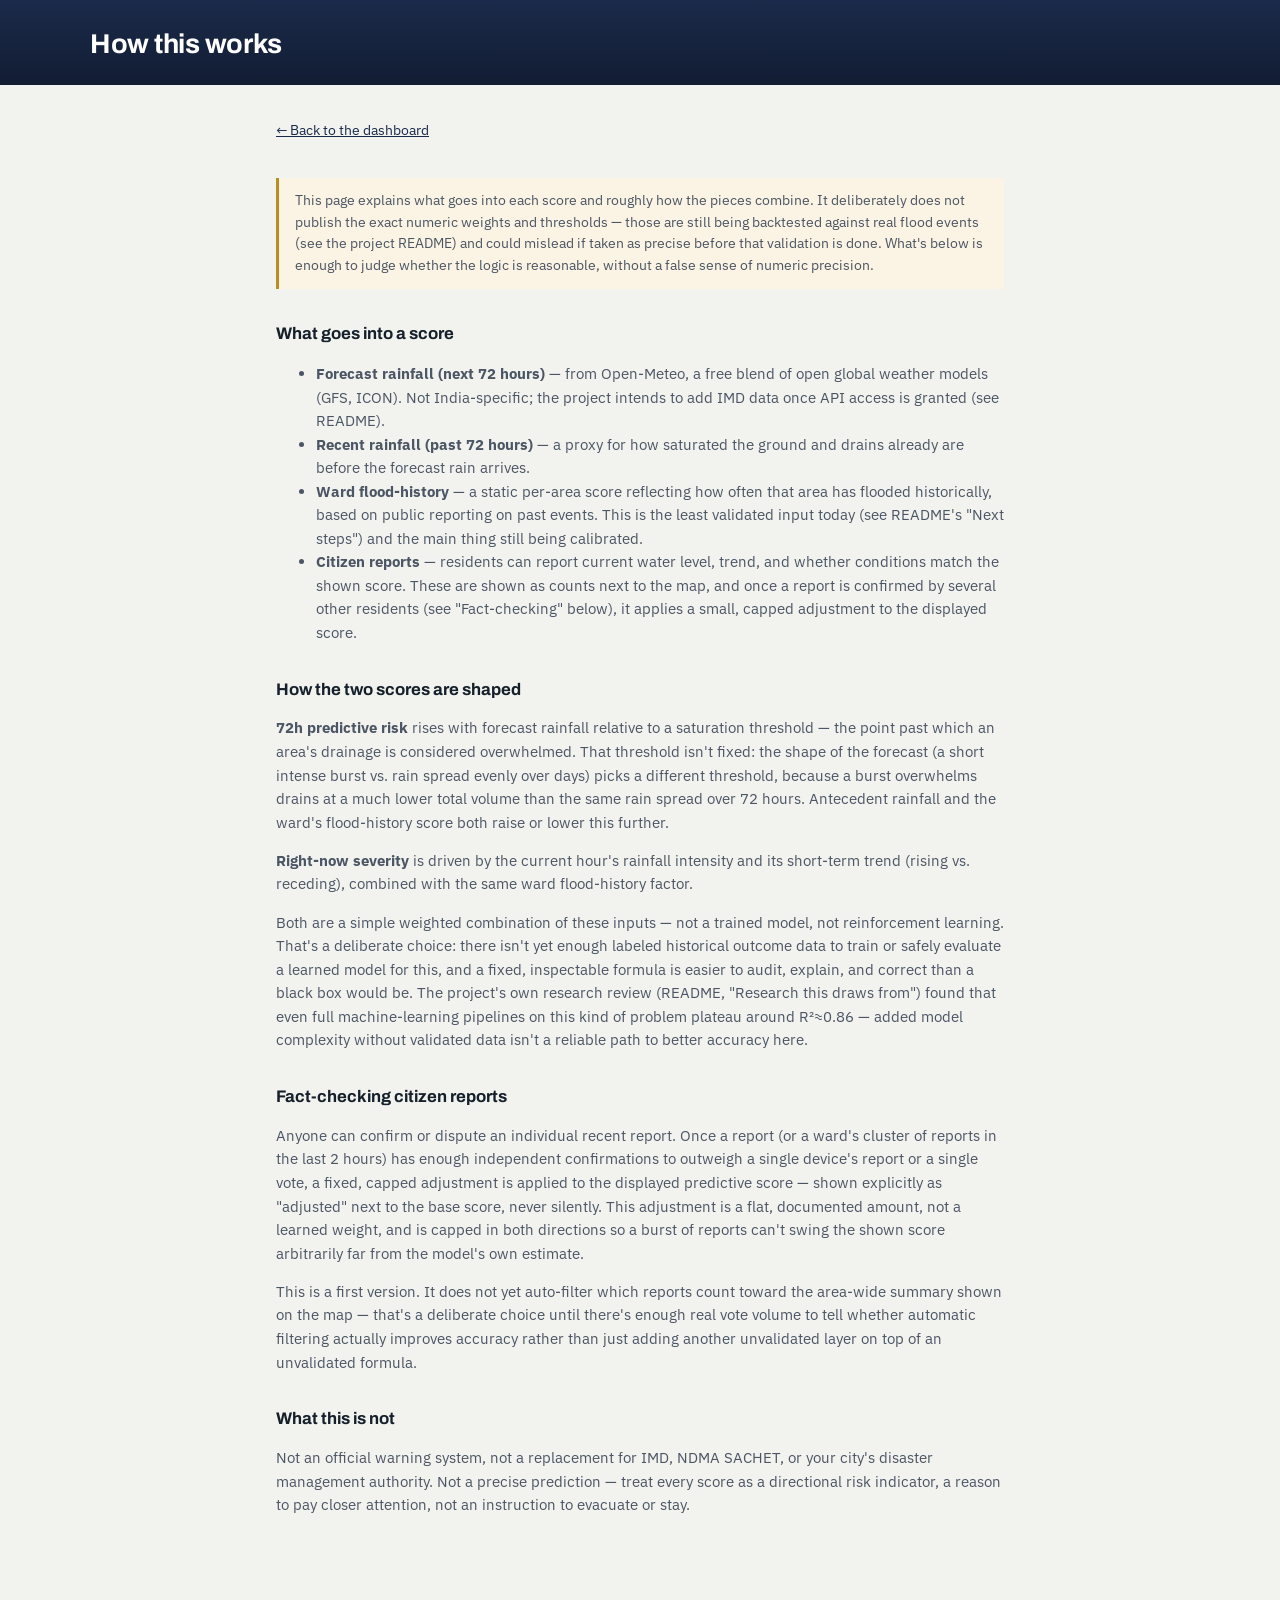
<file: docs/methodology.html>
<!DOCTYPE html>
<html lang="en">
<head>
<meta charset="UTF-8">
<meta name="viewport" content="width=device-width, initial-scale=1.0">
<title>How This Works — Flood Risk Dashboard</title>
<link rel="preconnect" href="https://fonts.googleapis.com">
<link href="https://fonts.googleapis.com/css2?family=Archivo:wght@600;700&family=IBM+Plex+Sans:wght@400;500;600&display=swap" rel="stylesheet">
<link rel="stylesheet" href="assets/style.css">
<style>
  .doc { max-width: 760px; margin: 2rem auto; padding: 0 1rem 3rem; color: var(--ink); }
  .doc h1 { color: var(--ink); font-size: 1.5rem; margin-bottom: 0.3rem; }
  .doc h2 { font-family: 'Archivo', system-ui, sans-serif; font-size: 1.05rem; margin-top: 2rem; }
  .doc p, .doc li { color: var(--ink-soft); font-size: 0.92rem; line-height: 1.6; }
  .doc a { color: var(--sky); }
  .doc .back { display: inline-block; margin-bottom: 1.5rem; font-size: 0.85rem; }
  .doc .callout { background: #FBF3E3; border-left: 3px solid var(--moderate); padding: 0.75rem 1rem; font-size: 0.85rem; color: var(--ink-soft); }
</style>
</head>
<body>
<header class="site-header">
  <div class="header-row"><h1>How this works</h1></div>
</header>

<div class="doc">
  <a class="back" href="index.html">&larr; Back to the dashboard</a>

  <p class="callout">
    This page explains what goes into each score and roughly how the pieces
    combine. It deliberately does not publish the exact numeric weights and
    thresholds — those are still being backtested against real flood events
    (see the project README) and could mislead if taken as precise before
    that validation is done. What's below is enough to judge whether the
    logic is reasonable, without a false sense of numeric precision.
  </p>

  <h2>What goes into a score</h2>
  <ul>
    <li><strong>Forecast rainfall (next 72 hours)</strong> — from Open-Meteo, a free blend of open global weather models (GFS, ICON). Not India-specific; the project intends to add IMD data once API access is granted (see README).</li>
    <li><strong>Recent rainfall (past 72 hours)</strong> — a proxy for how saturated the ground and drains already are before the forecast rain arrives.</li>
    <li><strong>Ward flood-history</strong> — a static per-area score reflecting how often that area has flooded historically, based on public reporting on past events. This is the least validated input today (see README's "Next steps") and the main thing still being calibrated.</li>
    <li><strong>Citizen reports</strong> — residents can report current water level, trend, and whether conditions match the shown score. These are shown as counts next to the map, and once a report is confirmed by several other residents (see "Fact-checking" below), it applies a small, capped adjustment to the displayed score.</li>
  </ul>

  <h2>How the two scores are shaped</h2>
  <p>
    <strong>72h predictive risk</strong> rises with forecast rainfall relative
    to a saturation threshold — the point past which an area's drainage is
    considered overwhelmed. That threshold isn't fixed: the shape of the
    forecast (a short intense burst vs. rain spread evenly over days) picks
    a different threshold, because a burst overwhelms drains at a much
    lower total volume than the same rain spread over 72 hours. Antecedent
    rainfall and the ward's flood-history score both raise or lower this
    further.
  </p>
  <p>
    <strong>Right-now severity</strong> is driven by the current hour's
    rainfall intensity and its short-term trend (rising vs. receding),
    combined with the same ward flood-history factor.
  </p>
  <p>
    Both are a simple weighted combination of these inputs — not a trained
    model, not reinforcement learning. That's a deliberate choice: there
    isn't yet enough labeled historical outcome data to train or safely
    evaluate a learned model for this, and a fixed, inspectable formula is
    easier to audit, explain, and correct than a black box would be. The
    project's own research review (README, "Research this draws from") found
    that even full machine-learning pipelines on this kind of problem
    plateau around R²≈0.86 — added model complexity without validated data
    isn't a reliable path to better accuracy here.
  </p>

  <h2>Fact-checking citizen reports</h2>
  <p>
    Anyone can confirm or dispute an individual recent report. Once a
    report (or a ward's cluster of reports in the last 2 hours) has enough
    independent confirmations to outweigh a single device's report or a
    single vote, a fixed, capped adjustment is applied to the displayed
    predictive score — shown explicitly as "adjusted" next to the base
    score, never silently. This adjustment is a flat, documented amount,
    not a learned weight, and is capped in both directions so a burst of
    reports can't swing the shown score arbitrarily far from the model's
    own estimate.
  </p>
  <p>
    This is a first version. It does not yet auto-filter which reports
    count toward the area-wide summary shown on the map — that's a
    deliberate choice until there's enough real vote volume to tell whether
    automatic filtering actually improves accuracy rather than just adding
    another unvalidated layer on top of an unvalidated formula.
  </p>

  <h2>What this is not</h2>
  <p>
    Not an official warning system, not a replacement for IMD, NDMA SACHET,
    or your city's disaster management authority. Not a precise prediction
    — treat every score as a directional risk indicator, a reason to pay
    closer attention, not an instruction to evacuate or stay.
  </p>
</div>
</body>
</html>
</file>
<file: docs/assets/style.css>
:root {
  --sky: #1B2A4A;
  --sky-deep: #121D33;
  --paper: #F2F3EF;
  --panel: #FFFFFF;
  --ink: #16202B;
  --ink-soft: #4B5563;
  --line: #D8DCD3;

  --low: #2E7D5B;
  --moderate: #B8901F;
  --high: #B5541C;
  --severe: #A5322A;
}

* { box-sizing: border-box; }

body {
  margin: 0;
  background: var(--paper);
  color: var(--ink);
  font-family: 'IBM Plex Sans', 'Noto Sans Devanagari', 'Noto Sans Tamil',
    'Noto Sans Telugu', 'Noto Sans Kannada', 'Noto Sans Malayalam',
    'Noto Sans Bengali', 'Noto Sans Gujarati', 'Noto Sans Gurmukhi',
    'Noto Sans Oriya', 'Noto Nastaliq Urdu', system-ui, sans-serif;
  line-height: 1.5;
}

html[dir="rtl"] .header-row, html[dir="rtl"] .ward-row, html[dir="rtl"] .list-header {
  direction: rtl;
}

h1 {
  font-family: 'Archivo', system-ui, sans-serif;
  font-weight: 700;
  font-size: 1.7rem;
  margin: 0;
  color: #fff;
  letter-spacing: -0.01em;
}

.site-header {
  background: var(--sky);
  background-image: linear-gradient(180deg, var(--sky) 0%, var(--sky-deep) 100%);
  padding: 1.5rem 1.5rem 1.25rem;
}

.header-row {
  display: flex;
  align-items: baseline;
  justify-content: space-between;
  flex-wrap: wrap;
  gap: 0.5rem;
  max-width: 1100px;
  margin: 0 auto;
}

.header-meta {
  display: flex;
  align-items: center;
  gap: 0.75rem;
  flex-wrap: wrap;
}

#city-select, #lang-select {
  font-family: inherit;
  font-size: 0.82rem;
  padding: 0.3rem 0.5rem;
  background: var(--sky-deep);
  color: #fff;
  border: 1px solid #3A4A6B;
}

.visitor-count {
  font-family: 'IBM Plex Mono', monospace;
  font-size: 0.78rem;
  color: #9FB0CC;
}

.updated {
  font-family: 'IBM Plex Mono', monospace;
  font-size: 0.8rem;
  color: #C7D0E0;
}

.subtitle {
  max-width: 1100px;
  margin: 0.4rem auto 0;
  color: #C7D0E0;
  font-size: 0.95rem;
}

.disclaimer {
  max-width: 1100px;
  margin: 1rem auto 0;
  padding: 0.75rem 1rem;
  background: #FBF3E3;
  border-left: 3px solid var(--moderate);
  font-size: 0.85rem;
  color: var(--ink-soft);
}

.disclaimer a { color: var(--sky); }

.layout {
  max-width: 1100px;
  margin: 1rem auto;
  padding: 0 1rem;
  display: grid;
  grid-template-columns: 1.4fr 1fr;
  gap: 1rem;
}

@media (max-width: 800px) {
  .layout { grid-template-columns: 1fr; }
}

.map-panel {
  background: var(--panel);
  border: 1px solid var(--line);
}

#map {
  height: 460px;
  width: 100%;
}

.legend {
  display: flex;
  gap: 1rem;
  padding: 0.6rem 0.9rem;
  border-top: 1px solid var(--line);
  font-size: 0.8rem;
  color: var(--ink-soft);
}

.legend-item { display: flex; align-items: center; gap: 0.35rem; }

.dot {
  width: 9px; height: 9px;
  border-radius: 50%;
  display: inline-block;
}
.dot.low { background: var(--low); }
.dot.moderate { background: var(--moderate); }
.dot.high { background: var(--high); }
.dot.severe { background: var(--severe); }

.list-panel {
  background: var(--panel);
  border: 1px solid var(--line);
  display: flex;
  flex-direction: column;
  max-height: 520px;
  overflow-y: auto;
}

.list-header {
  display: grid;
  grid-template-columns: 1.4fr 1fr 1fr;
  padding: 0.6rem 0.9rem;
  font-size: 0.75rem;
  color: var(--ink-soft);
  border-bottom: 1px solid var(--line);
  position: sticky;
  top: 0;
  background: var(--panel);
}

.ward-row {
  display: grid;
  grid-template-columns: 1.4fr 1fr 1fr;
  align-items: center;
  padding: 0.7rem 0.9rem;
  border-bottom: 1px solid var(--line);
  font-size: 0.9rem;
}

.ward-name { font-weight: 500; }
.ward-basin { display: block; font-size: 0.75rem; color: var(--ink-soft); }

.score-pill {
  display: inline-flex;
  align-items: center;
  gap: 0.4rem;
  font-family: 'IBM Plex Mono', monospace;
  font-size: 0.85rem;
}

.score-pill .dot { width: 8px; height: 8px; }

.report-panel {
  max-width: 1100px;
  margin: 0 auto 1rem;
  padding: 1.1rem 1.25rem 1.4rem;
  background: var(--panel);
  border: 1px solid var(--line);
}

.report-panel h2 {
  font-family: 'Archivo', system-ui, sans-serif;
  font-size: 1.05rem;
  margin: 0 0 0.3rem;
}

.report-intro {
  margin: 0 0 0.9rem;
  color: var(--ink-soft);
  font-size: 0.85rem;
}

.report-label {
  display: block;
  font-size: 0.78rem;
  color: var(--ink-soft);
  margin: 0.8rem 0 0.35rem;
}

#report-ward {
  width: 100%;
  max-width: 320px;
  padding: 0.5rem 0.6rem;
  border: 1px solid var(--line);
  background: var(--paper);
  font-family: inherit;
  font-size: 0.9rem;
  color: var(--ink);
}

.report-group { margin-bottom: 0.2rem; }

.button-row {
  display: flex;
  flex-wrap: wrap;
  gap: 0.5rem;
}

.button-row button {
  font-family: inherit;
  font-size: 0.85rem;
  padding: 0.45rem 0.8rem;
  border: 1px solid var(--line);
  background: var(--paper);
  color: var(--ink);
  cursor: pointer;
}

.button-row button:hover { border-color: var(--sky); }

.button-row button.active {
  background: var(--sky);
  border-color: var(--sky);
  color: #fff;
}

#submit-report {
  margin-top: 1.1rem;
  font-family: 'Archivo', system-ui, sans-serif;
  font-weight: 600;
  font-size: 0.9rem;
  padding: 0.6rem 1.4rem;
  background: var(--sky);
  color: #fff;
  border: none;
  cursor: pointer;
}

#submit-report:disabled {
  background: var(--line);
  color: var(--ink-soft);
  cursor: not-allowed;
}

.report-status {
  margin: 0.6rem 0 0;
  font-size: 0.85rem;
  color: var(--ink-soft);
  min-height: 1.2em;
}

.report-badge {
  display: block;
  font-size: 0.72rem;
  color: var(--ink-soft);
  margin-top: 0.15rem;
}

.feedback-adjustment {
  display: block;
  font-size: 0.72rem;
  color: var(--high);
  margin-top: 0.15rem;
}

.verify-panel {
  max-width: 1100px;
  margin: 0 auto 1rem;
  padding: 1.1rem 1.25rem 1.4rem;
  background: var(--panel);
  border: 1px solid var(--line);
}

.verify-panel h2 {
  font-family: 'Archivo', system-ui, sans-serif;
  font-size: 1.05rem;
  margin: 0 0 0.3rem;
}

.recent-reports-list {
  display: flex;
  flex-direction: column;
  gap: 0.6rem;
}

.recent-report-card {
  border: 1px solid var(--line);
  padding: 0.6rem 0.8rem;
  font-size: 0.85rem;
}

.recent-report-meta { color: var(--ink); }

.recent-report-votes {
  margin-top: 0.4rem;
  display: flex;
  align-items: center;
  gap: 0.5rem;
}

.vote-btn {
  font-family: inherit;
  font-size: 0.78rem;
  padding: 0.3rem 0.6rem;
  border: 1px solid var(--line);
  background: var(--paper);
  cursor: pointer;
}

.vote-btn.confirm:hover { border-color: var(--low); }
.vote-btn.dispute:hover { border-color: var(--severe); }
.vote-btn:disabled { cursor: not-allowed; opacity: 0.6; }

.vote-status {
  font-size: 0.78rem;
  color: var(--ink-soft);
}

.empty-note {
  color: var(--ink-soft);
  font-size: 0.85rem;
  margin: 0;
}

.site-footer {
  max-width: 1100px;
  margin: 1.5rem auto 2rem;
  padding: 0 1rem;
  color: var(--ink-soft);
  font-size: 0.85rem;
}

.site-footer a { color: var(--sky); }

.fine-print {
  font-size: 0.78rem;
  margin-top: 0.5rem;
}

.footer-links { display: flex; gap: 0.3rem; flex-wrap: wrap; }

#sources ul {
  margin: 0.3rem 0 0;
  padding-left: 1.1rem;
}
</file>
